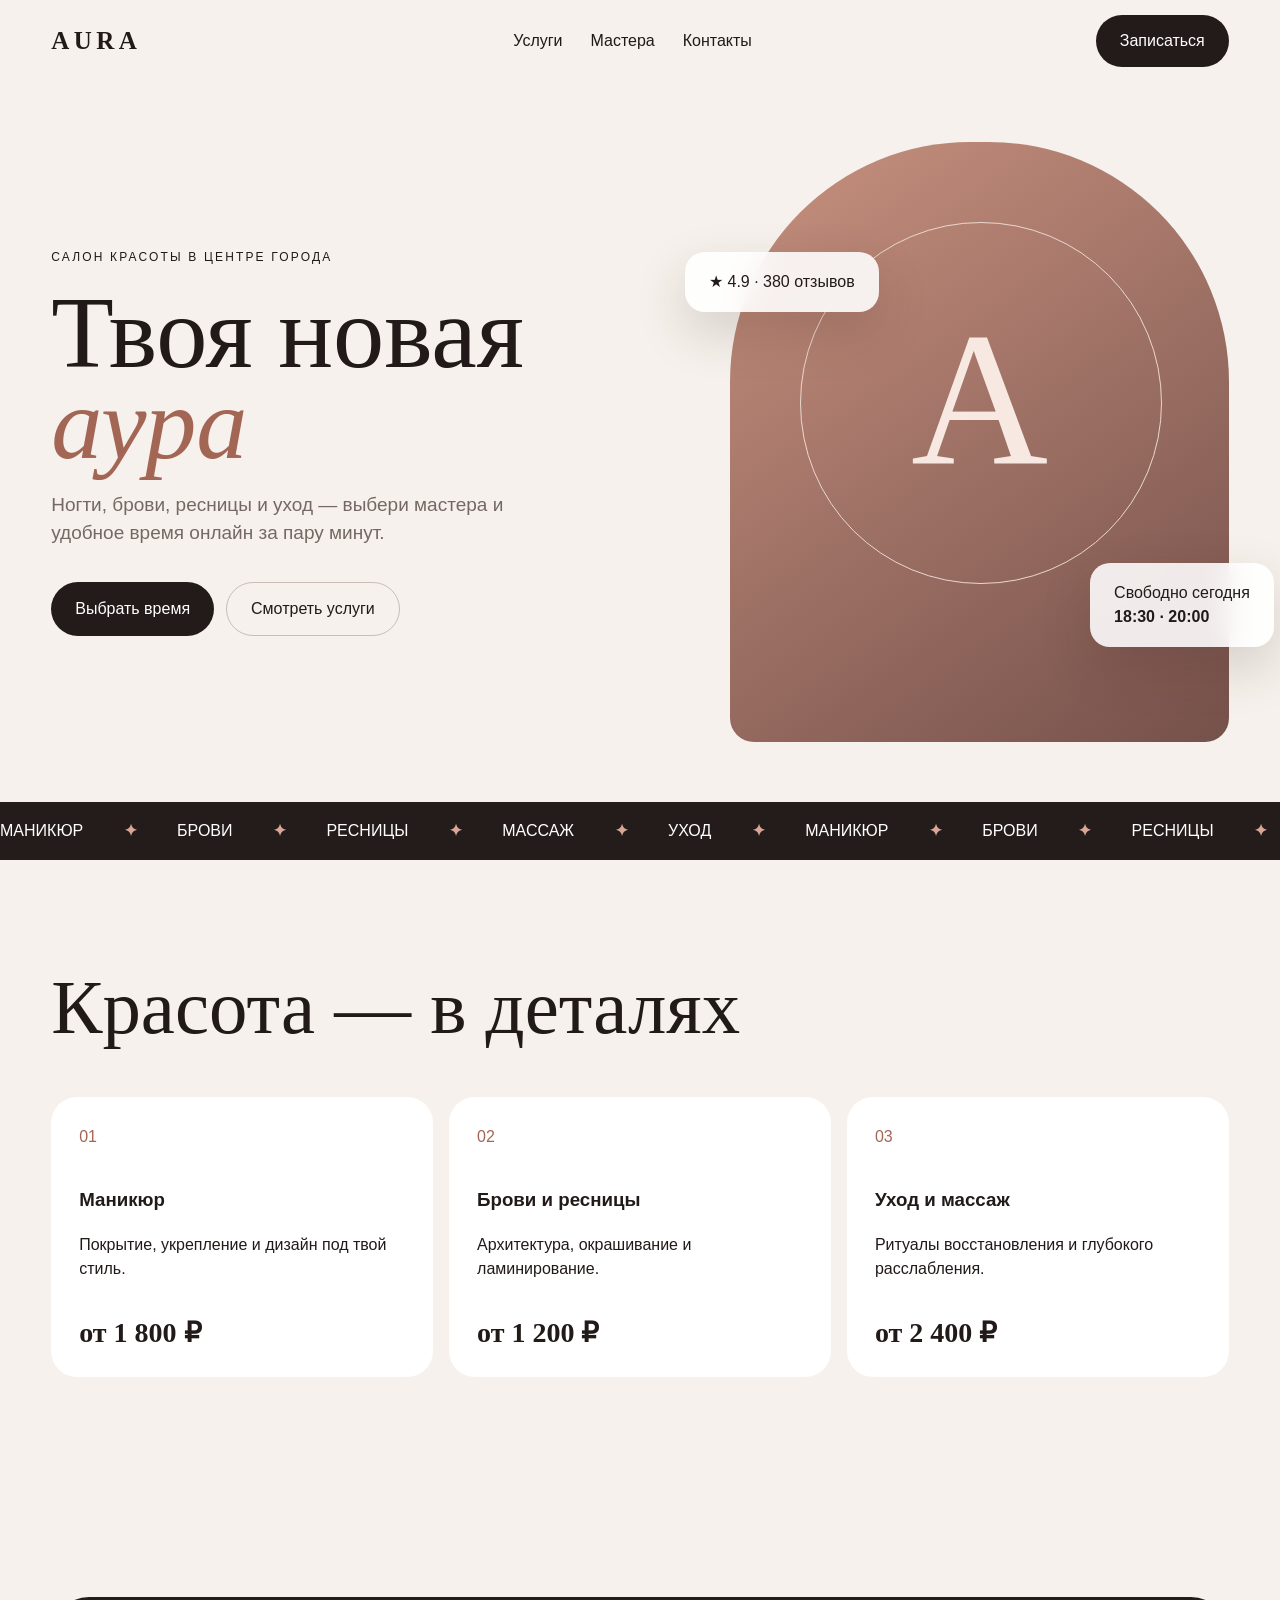
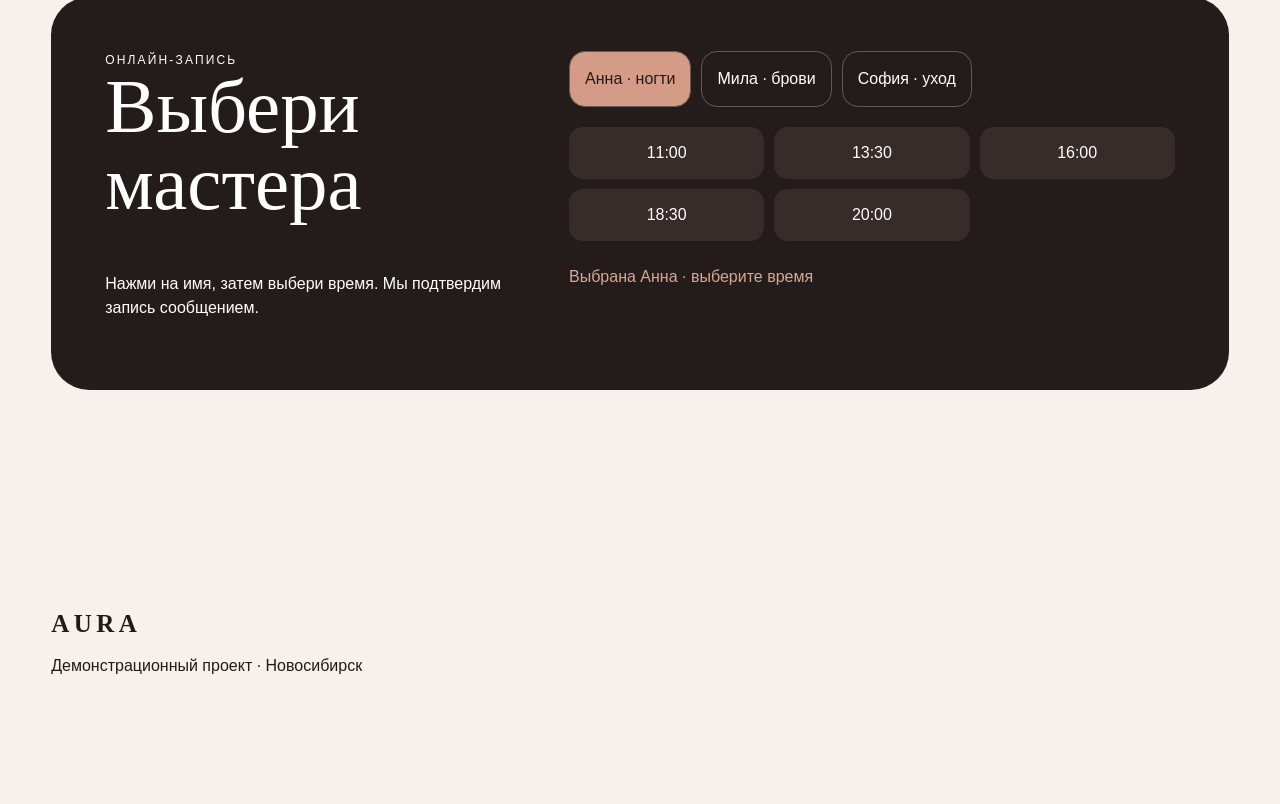
<file: demos/aura-salon/index.html>
<!doctype html><html lang="ru"><head><meta charset="utf-8"><meta name="viewport" content="width=device-width,initial-scale=1"><title>AURA — салон красоты</title><style>
*{box-sizing:border-box}html{scroll-behavior:smooth}body{margin:0;background:#f6f1ec;color:#211a18;font:16px/1.5 Arial,sans-serif;overflow-x:hidden}button,a{font:inherit}.wrap{width:min(1180px,92vw);margin:auto}.nav{height:82px;display:flex;align-items:center;justify-content:space-between}.logo{font:900 25px Georgia;letter-spacing:.18em}.nav a{color:inherit;text-decoration:none;margin-left:28px}.pill{border:0;border-radius:99px;padding:14px 24px;background:#231b19;color:white;cursor:pointer}.hero{min-height:720px;display:grid;grid-template-columns:1.1fr .9fr;align-items:center;gap:70px}.eyebrow{text-transform:uppercase;letter-spacing:.18em;font-size:12px}.hero h1{font:500 clamp(58px,8vw,112px)/.88 Georgia;margin:22px 0}.hero h1 i{color:#a36655}.hero p{max-width:510px;font-size:19px;color:#746864}.actions{display:flex;gap:12px;margin-top:34px}.ghost{border:1px solid #cbbdb5;background:transparent;color:#211a18}.visual{height:600px;position:relative}.arch{position:absolute;inset:0;border-radius:240px 240px 24px 24px;background:linear-gradient(145deg,#c8917f,#75514b);overflow:hidden}.arch:before{content:"";position:absolute;width:360px;height:360px;border:1px solid #ead7ce;border-radius:50%;left:70px;top:80px}.face{position:absolute;font:500 190px/1 Georgia;color:#f7e9e1;left:50%;top:43%;transform:translate(-50%,-50%)}.float{position:absolute;background:rgba(255,255,255,.88);backdrop-filter:blur(12px);padding:18px 24px;border-radius:20px;box-shadow:0 20px 50px #3c211b2b;animation:bob 4s ease-in-out infinite}.f1{left:-45px;top:110px}.f2{right:-45px;bottom:95px;animation-delay:-2s}.ticker{background:#241c1a;color:#fff;padding:17px 0;white-space:nowrap;overflow:hidden}.ticker span{display:inline-block;animation:marquee 18s linear infinite}.ticker b{margin:0 36px;color:#d9a795}.section{padding:110px 0}.section h2{font:500 clamp(42px,6vw,78px)/1 Georgia;margin:0 0 50px}.services{display:grid;grid-template-columns:repeat(3,1fr);gap:16px}.card{background:white;border-radius:26px;padding:28px;min-height:280px;display:flex;flex-direction:column;justify-content:space-between;transition:.35s}.card:hover{transform:translateY(-10px);box-shadow:0 30px 60px #60413717}.num{color:#a36655}.price{font:600 28px Georgia}.booking{background:#241c1a;color:white;border-radius:38px;padding:54px;display:grid;grid-template-columns:.8fr 1.2fr;gap:60px}.masters{display:flex;gap:10px;flex-wrap:wrap}.master{border:1px solid #665854;background:transparent;color:#fff;border-radius:16px;padding:15px;cursor:pointer}.master.active{background:#d49b87;color:#231b19}.slots{display:grid;grid-template-columns:repeat(3,1fr);gap:10px;margin-top:20px}.slot{border:0;border-radius:14px;padding:14px;background:#372c29;color:#fff;cursor:pointer}.slot.active{background:#f2d3c7;color:#231b19}.result{margin-top:24px;color:#d9a795;min-height:24px}.reveal{opacity:0;transform:translateY(30px);transition:.7s}.reveal.on{opacity:1;transform:none}@keyframes bob{50%{transform:translateY(-14px)}}@keyframes marquee{to{transform:translateX(-50%)}}@media(max-width:780px){.nav nav{display:none}.hero{grid-template-columns:1fr;padding:50px 0}.visual{height:470px}.f1{left:8px}.f2{right:8px}.services{grid-template-columns:1fr}.booking{grid-template-columns:1fr;padding:28px}.slots{grid-template-columns:repeat(2,1fr)}}
</style></head><body><header class="wrap nav"><div class="logo">AURA</div><nav><a href="#services">Услуги</a><a href="#booking">Мастера</a><a href="#contacts">Контакты</a></nav><button class="pill" onclick="document.querySelector('#booking').scrollIntoView()">Записаться</button></header>
<main><section class="wrap hero"><div class="reveal"><div class="eyebrow">Салон красоты в центре города</div><h1>Твоя новая <i>аура</i></h1><p>Ногти, брови, ресницы и уход — выбери мастера и удобное время онлайн за пару минут.</p><div class="actions"><button class="pill" onclick="document.querySelector('#booking').scrollIntoView()">Выбрать время</button><button class="pill ghost" onclick="document.querySelector('#services').scrollIntoView()">Смотреть услуги</button></div></div><div class="visual reveal"><div class="arch"><div class="face">A</div></div><div class="float f1">★ 4.9 · 380 отзывов</div><div class="float f2">Свободно сегодня<br><b>18:30 · 20:00</b></div></div></section>
<div class="ticker"><span>МАНИКЮР <b>✦</b> БРОВИ <b>✦</b> РЕСНИЦЫ <b>✦</b> МАССАЖ <b>✦</b> УХОД <b>✦</b> МАНИКЮР <b>✦</b> БРОВИ <b>✦</b> РЕСНИЦЫ <b>✦</b></span></div>
<section id="services" class="wrap section"><h2 class="reveal">Красота — в деталях</h2><div class="services"><article class="card reveal"><span class="num">01</span><div><h3>Маникюр</h3><p>Покрытие, укрепление и дизайн под твой стиль.</p></div><span class="price">от 1 800 ₽</span></article><article class="card reveal"><span class="num">02</span><div><h3>Брови и ресницы</h3><p>Архитектура, окрашивание и ламинирование.</p></div><span class="price">от 1 200 ₽</span></article><article class="card reveal"><span class="num">03</span><div><h3>Уход и массаж</h3><p>Ритуалы восстановления и глубокого расслабления.</p></div><span class="price">от 2 400 ₽</span></article></div></section>
<section id="booking" class="wrap section"><div class="booking reveal"><div><div class="eyebrow">Онлайн-запись</div><h2>Выбери мастера</h2><p>Нажми на имя, затем выбери время. Мы подтвердим запись сообщением.</p></div><div><div class="masters"><button class="master active">Анна · ногти</button><button class="master">Мила · брови</button><button class="master">София · уход</button></div><div class="slots"><button class="slot">11:00</button><button class="slot">13:30</button><button class="slot">16:00</button><button class="slot">18:30</button><button class="slot">20:00</button></div><div class="result">Выбрана Анна · выберите время</div></div></div></section></main>
<footer id="contacts" class="wrap section"><div class="logo">AURA</div><p>Демонстрационный проект · Новосибирск</p></footer><script>
const obs=new IntersectionObserver(es=>es.forEach(e=>e.isIntersecting&&e.target.classList.add('on')),{threshold:.12});document.querySelectorAll('.reveal').forEach(x=>obs.observe(x));let chosen='Анна · ногти';document.querySelectorAll('.master').forEach(b=>b.onclick=()=>{document.querySelectorAll('.master').forEach(x=>x.classList.remove('active'));b.classList.add('active');chosen=b.textContent;document.querySelector('.result').textContent='Выбран мастер: '+chosen});document.querySelectorAll('.slot').forEach(b=>b.onclick=()=>{document.querySelectorAll('.slot').forEach(x=>x.classList.remove('active'));b.classList.add('active');document.querySelector('.result').textContent=`Готово: ${chosen}, сегодня в ${b.textContent}`});
</script></body></html>
</file>
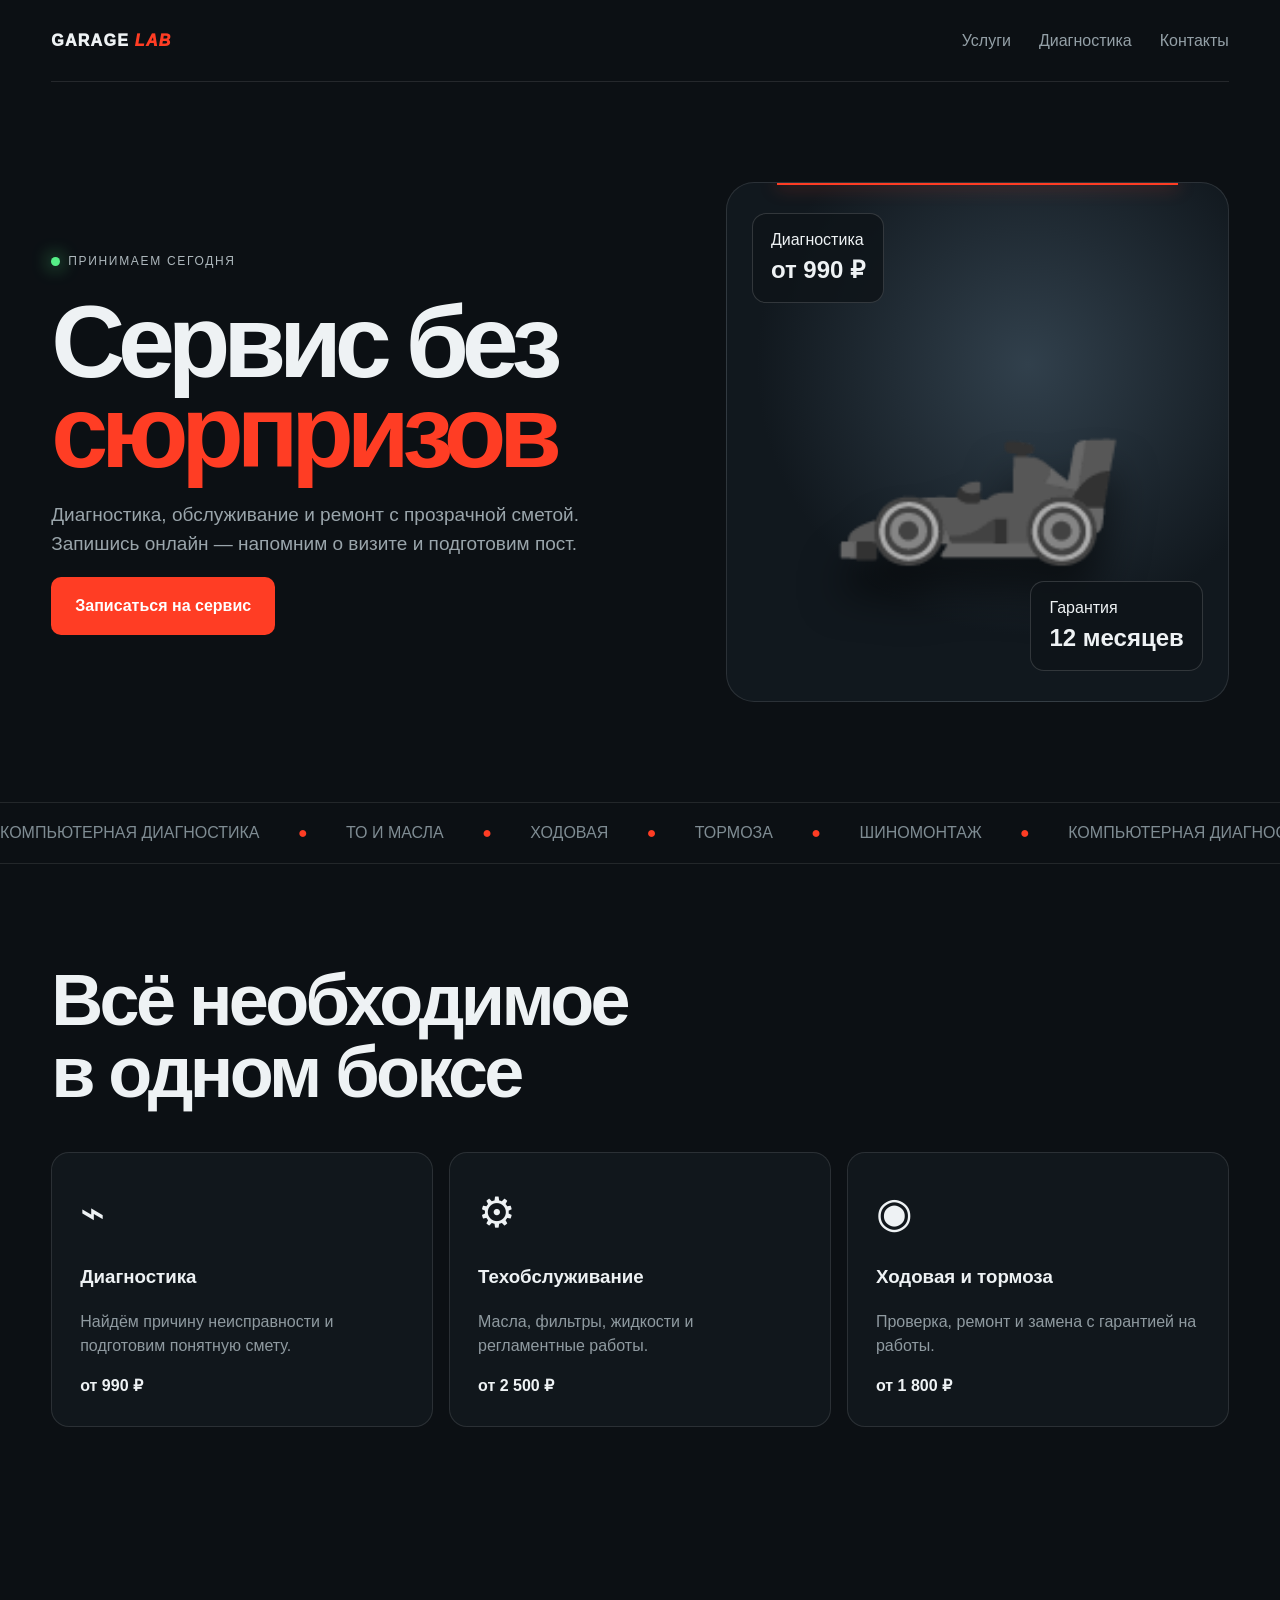
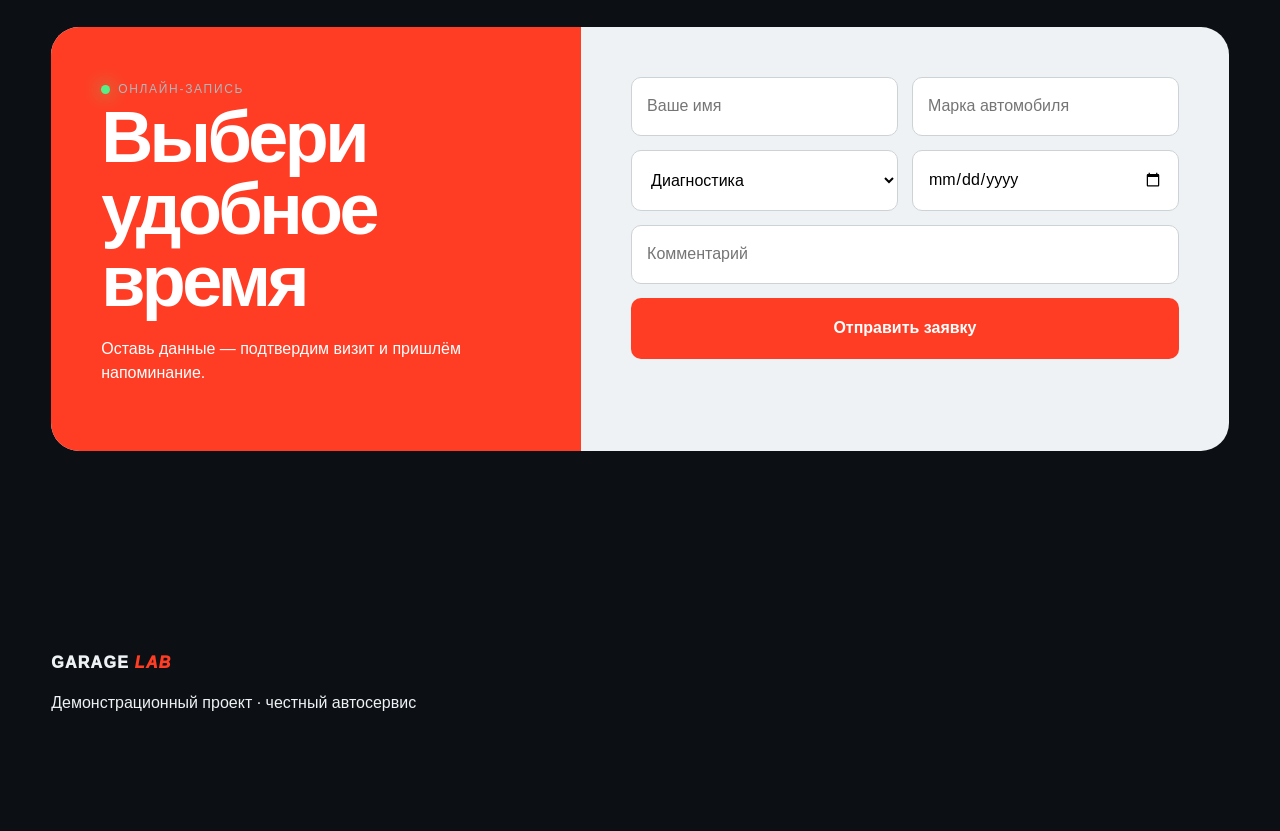
<file: demos/garage-lab/index.html>
<!doctype html><html lang="ru"><head><meta charset="utf-8"><meta name="viewport" content="width=device-width,initial-scale=1"><title>GARAGE LAB — автосервис</title><style>
*{box-sizing:border-box}body{margin:0;background:#0c1014;color:#eef2f4;font:16px/1.5 Arial,sans-serif;overflow-x:hidden}button,input,select{font:inherit}.wrap{width:min(1180px,92vw);margin:auto}.nav{height:82px;display:flex;justify-content:space-between;align-items:center;border-bottom:1px solid #ffffff1a}.logo{font-weight:1000;letter-spacing:.08em}.logo i{color:#ff3d24}.nav span{color:#94a0a7;margin-left:28px}.hero{min-height:720px;display:grid;grid-template-columns:1.1fr .9fr;align-items:center;gap:60px}.badge{display:inline-flex;gap:8px;align-items:center;color:#aeb8bd;text-transform:uppercase;letter-spacing:.14em;font-size:12px}.badge:before{content:"";width:9px;height:9px;border-radius:50%;background:#55ef87;box-shadow:0 0 18px #55ef87}.hero h1{font:900 clamp(60px,8vw,112px)/.88 Arial;margin:24px 0;letter-spacing:-.07em}.hero h1 em{font-style:normal;color:#ff3d24}.hero p{font-size:19px;color:#9aa5ab;max-width:600px}.btn{border:0;border-radius:10px;background:#ff3d24;color:#fff;padding:17px 24px;font-weight:800;cursor:pointer}.carcard{height:520px;border:1px solid #ffffff1c;border-radius:28px;background:radial-gradient(circle at 60% 35%,#31404c,#11181e 60%);position:relative;overflow:hidden}.car{position:absolute;font-size:240px;left:50%;top:48%;transform:translate(-50%,-50%);filter:grayscale(1) drop-shadow(0 35px 20px #0008);animation:car 5s ease-in-out infinite}.scan{position:absolute;left:10%;right:10%;height:2px;background:#ff3d24;box-shadow:0 0 18px #ff3d24;animation:scan 3s linear infinite}.metric{position:absolute;background:#0e1419db;border:1px solid #ffffff26;border-radius:14px;padding:14px 18px}.m1{left:25px;top:30px}.m2{right:25px;bottom:30px}.metric b{display:block;font-size:24px}.ticker{border-block:1px solid #ffffff18;padding:18px 0;overflow:hidden;white-space:nowrap;color:#7f8c93}.ticker span{display:inline-block;animation:marquee 20s linear infinite}.ticker b{color:#ff3d24;margin:0 34px}.section{padding:100px 0}.section h2{font:900 clamp(42px,6vw,72px)/1 Arial;letter-spacing:-.05em;margin:0 0 44px}.grid{display:grid;grid-template-columns:repeat(3,1fr);gap:16px}.service{border:1px solid #ffffff1c;background:#11171c;border-radius:18px;padding:28px;transition:.3s}.service:hover{border-color:#ff3d24;transform:translateY(-7px)}.service .icon{font-size:42px}.service p{color:#8f9aa0}.booking{display:grid;grid-template-columns:.9fr 1.1fr;background:#eef2f4;color:#111;border-radius:28px;overflow:hidden}.bookcopy{padding:50px;background:#ff3d24;color:#fff}.bookcopy h2{margin-bottom:20px}.form{padding:50px;display:grid;grid-template-columns:1fr 1fr;gap:14px}.field{width:100%;padding:15px;border:1px solid #ccd2d5;border-radius:10px;background:white}.full{grid-column:1/-1}.result{grid-column:1/-1;min-height:25px;color:#1a6837;font-weight:700}.reveal{opacity:0;transform:translateY(28px);transition:.7s}.reveal.on{opacity:1;transform:none}@keyframes scan{0%{top:12%}100%{top:88%}}@keyframes car{50%{transform:translate(-50%,-53%) scale(1.03)}}@keyframes marquee{to{transform:translateX(-50%)}}@media(max-width:780px){.nav div:last-child{display:none}.hero{grid-template-columns:1fr;padding:60px 0}.carcard{height:420px}.car{font-size:170px}.grid{grid-template-columns:1fr}.booking{grid-template-columns:1fr}.form{grid-template-columns:1fr;padding:28px}.full{grid-column:auto}.bookcopy{padding:28px}}
</style></head><body><header class="wrap nav"><div class="logo">GARAGE <i>LAB</i></div><div><span>Услуги</span><span>Диагностика</span><span>Контакты</span></div></header><main><section class="wrap hero"><div class="reveal"><div class="badge">Принимаем сегодня</div><h1>Сервис без <em>сюрпризов</em></h1><p>Диагностика, обслуживание и ремонт с прозрачной сметой. Запишись онлайн — напомним о визите и подготовим пост.</p><button class="btn" onclick="document.querySelector('#booking').scrollIntoView()">Записаться на сервис</button></div><div class="carcard reveal"><div class="scan"></div><div class="car">🏎️</div><div class="metric m1">Диагностика<b>от 990 ₽</b></div><div class="metric m2">Гарантия<b>12 месяцев</b></div></div></section><div class="ticker"><span>КОМПЬЮТЕРНАЯ ДИАГНОСТИКА <b>●</b> ТО И МАСЛА <b>●</b> ХОДОВАЯ <b>●</b> ТОРМОЗА <b>●</b> ШИНОМОНТАЖ <b>●</b> КОМПЬЮТЕРНАЯ ДИАГНОСТИКА <b>●</b></span></div><section class="wrap section"><h2 class="reveal">Всё необходимое<br>в одном боксе</h2><div class="grid"><article class="service reveal"><div class="icon">⌁</div><h3>Диагностика</h3><p>Найдём причину неисправности и подготовим понятную смету.</p><b>от 990 ₽</b></article><article class="service reveal"><div class="icon">⚙</div><h3>Техобслуживание</h3><p>Масла, фильтры, жидкости и регламентные работы.</p><b>от 2 500 ₽</b></article><article class="service reveal"><div class="icon">◉</div><h3>Ходовая и тормоза</h3><p>Проверка, ремонт и замена с гарантией на работы.</p><b>от 1 800 ₽</b></article></div></section><section id="booking" class="wrap section"><div class="booking reveal"><div class="bookcopy"><div class="badge">Онлайн-запись</div><h2>Выбери удобное время</h2><p>Оставь данные — подтвердим визит и пришлём напоминание.</p></div><form class="form"><input class="field" required placeholder="Ваше имя"><input class="field" required placeholder="Марка автомобиля"><select class="field"><option>Диагностика</option><option>Техническое обслуживание</option><option>Ремонт ходовой</option></select><input class="field" type="date" required><input class="field full" placeholder="Комментарий"><button class="btn full">Отправить заявку</button><div class="result"></div></form></div></section></main><footer class="wrap section"><div class="logo">GARAGE <i>LAB</i></div><p>Демонстрационный проект · честный автосервис</p></footer><script>
const io=new IntersectionObserver(es=>es.forEach(e=>e.isIntersecting&&e.target.classList.add('on')),{threshold:.12});document.querySelectorAll('.reveal').forEach(x=>io.observe(x));document.querySelector('form').onsubmit=e=>{e.preventDefault();e.target.querySelector('.result').textContent='Заявка принята — демо-уведомление отправлено';e.target.querySelector('button').textContent='Готово ✓'};
</script></body></html>
</file>
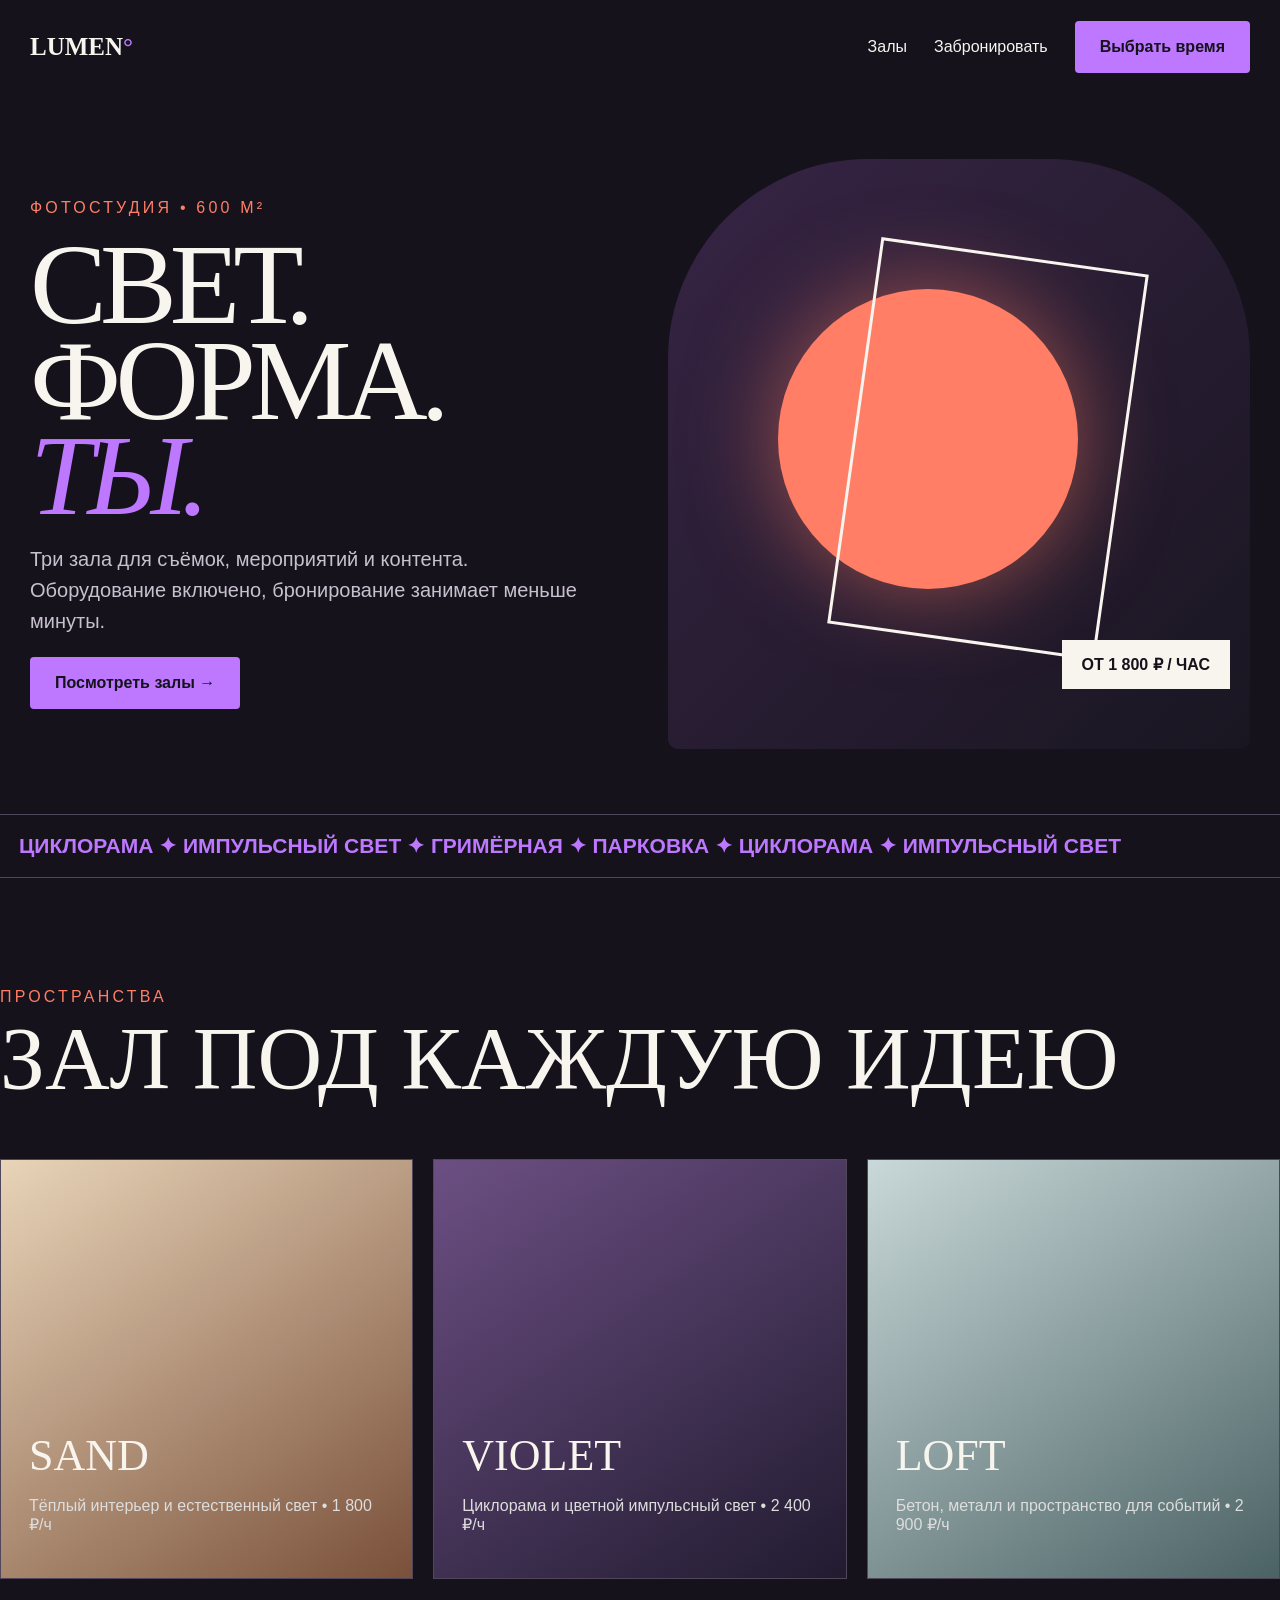
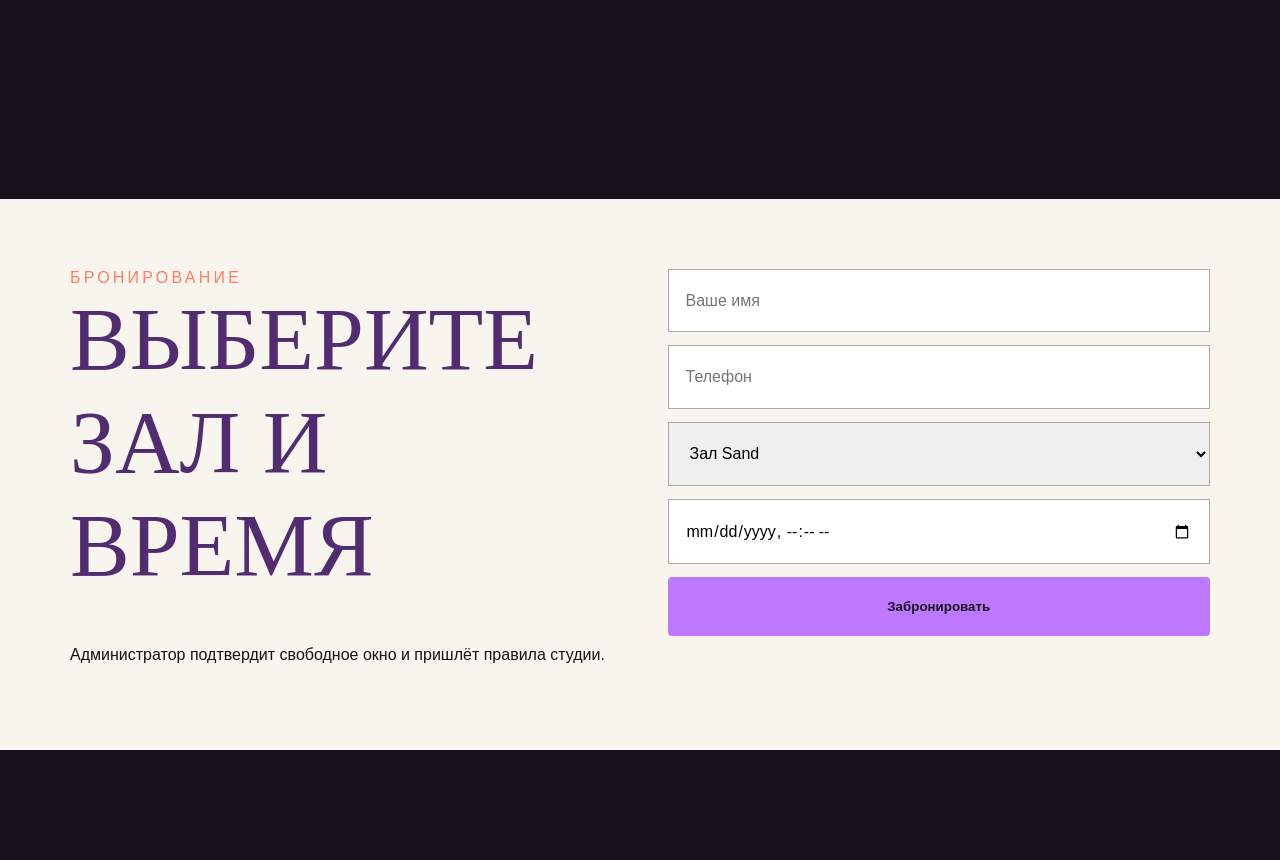
<file: demos/lumen-studio/index.html>
<!doctype html><html lang="ru"><head><meta charset="utf-8"><meta name="viewport" content="width=device-width,initial-scale=1"><title>Lumen — аренда фотостудии</title><style>
*{box-sizing:border-box}html{scroll-behavior:smooth}body{margin:0;background:#15121c;color:#f8f4ee;font:16px Arial,sans-serif;overflow-x:hidden}.wrap{max-width:1360px;margin:auto;padding:0 30px}nav{height:94px;display:flex;align-items:center;justify-content:space-between}.logo{font:900 25px Georgia}.logo span{color:#bd78ff}nav a{color:inherit;text-decoration:none;margin-left:27px}.btn{display:inline-block;background:#bd78ff;color:#15121c;padding:17px 25px;border:0;border-radius:4px;font-weight:900;text-decoration:none;cursor:pointer;transition:.25s}.btn:hover{background:#ff7e65;transform:translateY(-4px)}.hero{min-height:720px;display:grid;grid-template-columns:1fr 1fr;align-items:center;gap:55px}.hero h1{font:500 clamp(66px,9vw,134px)/.83 Georgia;margin:20px 0;letter-spacing:-.06em}.hero h1 em{color:#bd78ff}.hero p{max-width:570px;font-size:20px;line-height:1.55;color:#c8c0ce}.eyebrow{letter-spacing:.2em;text-transform:uppercase;color:#ff7e65}.scene{height:590px;position:relative;background:linear-gradient(135deg,#372445,#191621);overflow:hidden;border-radius:200px 200px 10px 10px}.sun{width:300px;height:300px;border-radius:50%;background:#ff7e65;position:absolute;left:110px;top:130px;box-shadow:0 0 90px #ff7e6588;animation:pulse 4s ease-in-out infinite}.frame{position:absolute;width:270px;height:390px;border:3px solid #f8f4ee;left:185px;top:95px;transform:rotate(8deg)}.tag{position:absolute;background:#f8f4ee;color:#15121c;padding:15px 20px;right:20px;bottom:60px;font-weight:bold}.ticker{border-block:1px solid #51475b;padding:19px;white-space:nowrap;color:#bd78ff;font-weight:800;font-size:21px}.section{padding:110px 0}.section h2{font:500 clamp(48px,7vw,92px) Georgia;margin:0 0 50px}.halls{display:grid;grid-template-columns:repeat(3,1fr);gap:20px}.hall{min-height:420px;padding:28px;display:flex;flex-direction:column;justify-content:flex-end;position:relative;overflow:hidden;border:1px solid #51475b}.hall:before{content:'';position:absolute;inset:0;background:var(--bg);transition:.5s}.hall:hover:before{transform:scale(1.08) rotate(2deg)}.hall>*{position:relative}.hall h3{font:44px Georgia;margin:0}.hall p{color:#ddd}.h1{--bg:linear-gradient(145deg,#e8d4b8,#7a503a)}.h2{--bg:linear-gradient(145deg,#6c4f83,#211b30)}.h3{--bg:linear-gradient(145deg,#c9d8d9,#4b6264)}.booking{background:#f8f4ee;color:#15121c;padding:70px;display:grid;grid-template-columns:1fr 1fr;gap:55px}.booking h2{color:#512c70}.form{display:grid;gap:13px}.form input,.form select{padding:17px;border:1px solid #aaa;font:inherit}.result{color:#512c70;font-weight:bold;min-height:22px}.reveal{opacity:0;transform:translateY(40px);transition:.8s}.reveal.on{opacity:1;transform:none}@keyframes pulse{50%{transform:scale(1.08);box-shadow:0 0 130px #ff7e65aa}}@media(max-width:800px){nav .links{display:none}.hero{grid-template-columns:1fr;padding:55px 0}.hero h1{font-size:70px}.scene{height:450px}.sun{left:35px;top:100px}.frame{left:90px;top:70px}.halls,.booking{grid-template-columns:1fr}.booking{padding:35px}.section{padding:75px 0}}
</style></head><body><nav class="wrap"><div class="logo">LUMEN<span>°</span></div><div class="links"><a href="#halls">Залы</a><a href="#book">Забронировать</a><a href="#book" class="btn">Выбрать время</a></div></nav><main><section class="hero wrap"><div><div class="eyebrow">Фотостудия • 600 м²</div><h1>СВЕТ.<br>ФОРМА.<br><em>ТЫ.</em></h1><p>Три зала для съёмок, мероприятий и контента. Оборудование включено, бронирование занимает меньше минуты.</p><a class="btn" href="#halls">Посмотреть залы →</a></div><div class="scene"><div class="sun"></div><div class="frame"></div><div class="tag">ОТ 1 800 ₽ / ЧАС</div></div></section><div class="ticker">ЦИКЛОРАМА ✦ ИМПУЛЬСНЫЙ СВЕТ ✦ ГРИМЁРНАЯ ✦ ПАРКОВКА ✦ ЦИКЛОРАМА ✦ ИМПУЛЬСНЫЙ СВЕТ</div><section id="halls" class="section wrap reveal"><div class="eyebrow">Пространства</div><h2>ЗАЛ ПОД КАЖДУЮ ИДЕЮ</h2><div class="halls"><article class="hall h1"><h3>SAND</h3><p>Тёплый интерьер и естественный свет • 1 800 ₽/ч</p></article><article class="hall h2"><h3>VIOLET</h3><p>Циклорама и цветной импульсный свет • 2 400 ₽/ч</p></article><article class="hall h3"><h3>LOFT</h3><p>Бетон, металл и пространство для событий • 2 900 ₽/ч</p></article></div></section><section id="book" class="section wrap"><div class="booking reveal"><div><div class="eyebrow">Бронирование</div><h2>ВЫБЕРИТЕ ЗАЛ И ВРЕМЯ</h2><p>Администратор подтвердит свободное окно и пришлёт правила студии.</p></div><form class="form" id="form"><input required placeholder="Ваше имя"><input required type="tel" placeholder="Телефон"><select><option>Зал Sand</option><option>Зал Violet</option><option>Зал Loft</option></select><input required type="datetime-local"><button class="btn">Забронировать</button><div id="result" class="result"></div></form></div></section></main><script>const io=new IntersectionObserver(e=>e.forEach(x=>x.isIntersecting&&x.target.classList.add('on')),{threshold:.12});document.querySelectorAll('.reveal').forEach(x=>io.observe(x));form.onsubmit=e=>{e.preventDefault();result.textContent='Заявка принята. Мы подтвердим выбранное время.';form.reset()}</script></body></html>
</file>
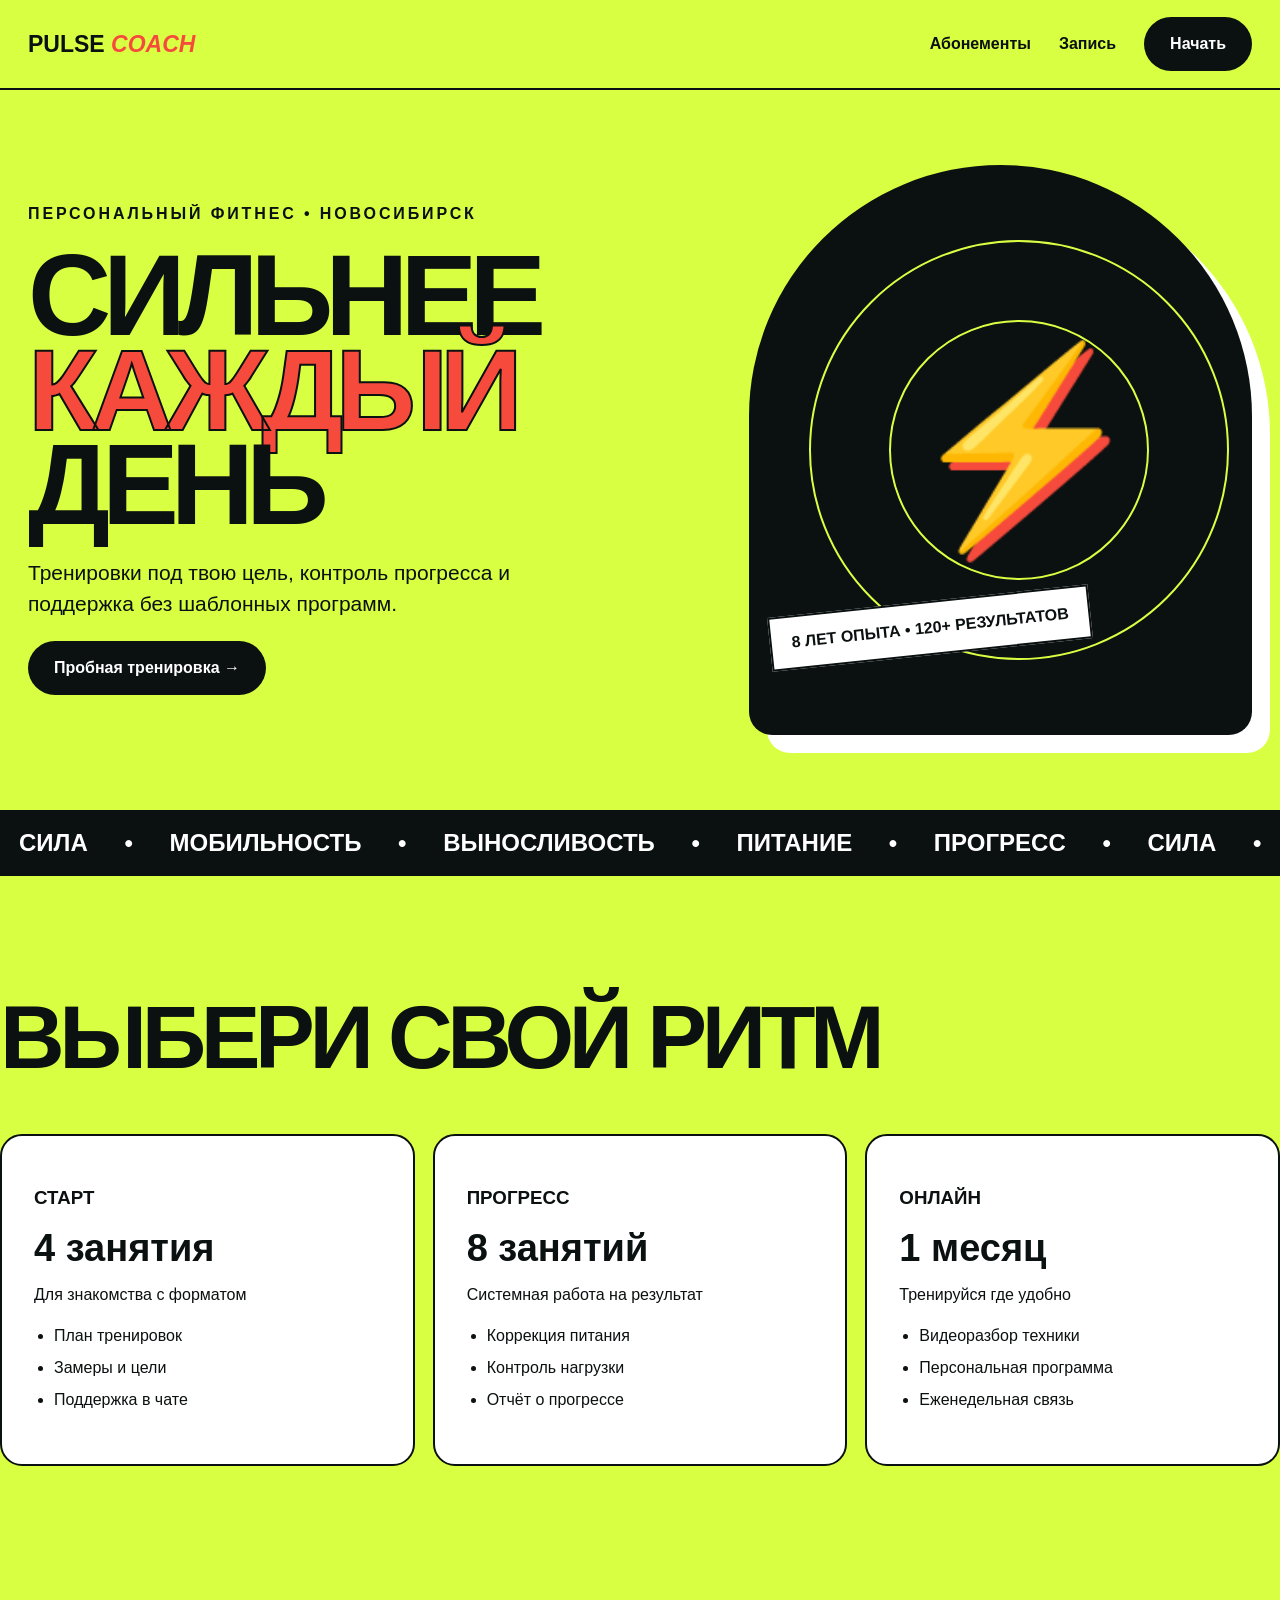
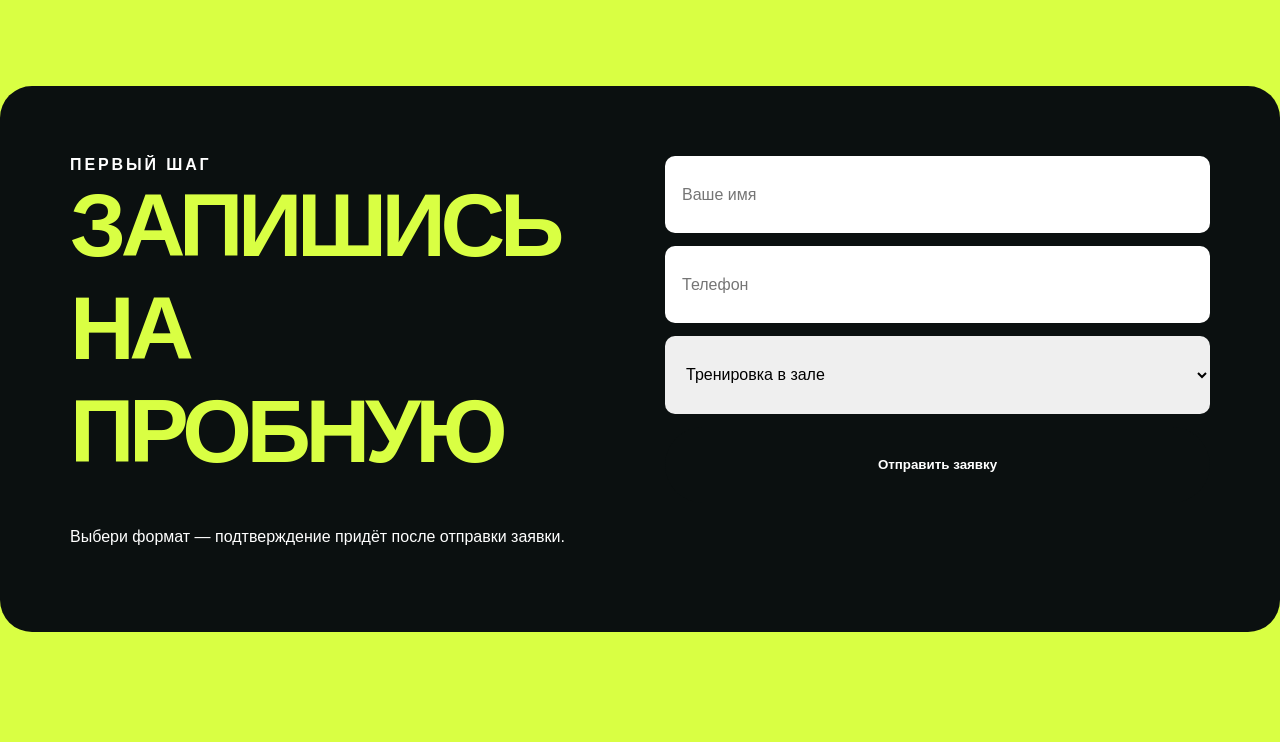
<file: demos/pulse-coach/index.html>
<!doctype html><html lang="ru"><head><meta charset="utf-8"><meta name="viewport" content="width=device-width,initial-scale=1"><title>Pulse Coach — персональные тренировки</title><style>
*{box-sizing:border-box}html{scroll-behavior:smooth}body{margin:0;background:#d9ff43;color:#0b1010;font:16px Arial,sans-serif;overflow-x:hidden}.wrap{max-width:1320px;margin:auto;padding:0 28px}nav{height:90px;display:flex;align-items:center;justify-content:space-between;border-bottom:2px solid #0b1010}.logo{font:900 23px Arial}.logo i{color:#f64b3c}nav a{color:inherit;text-decoration:none;margin-left:28px;font-weight:700}.btn{display:inline-block;background:#0b1010;color:white;border:0;padding:18px 26px;border-radius:99px;font-weight:800;cursor:pointer;text-decoration:none;transition:.25s}.btn:hover{transform:translateY(-4px);box-shadow:7px 7px 0 #f64b3c}.hero{min-height:720px;display:grid;grid-template-columns:1.15fr .85fr;align-items:center;gap:40px}.eyebrow{text-transform:uppercase;letter-spacing:.18em;font-weight:800}.hero h1{font-size:clamp(64px,9vw,132px);line-height:.82;letter-spacing:-.07em;margin:25px 0}.hero h1 span{color:#f64b3c;-webkit-text-stroke:2px #0b1010}.hero p{font-size:21px;line-height:1.5;max-width:580px}.visual{height:570px;background:#0b1010;border-radius:260px 260px 24px 24px;position:relative;overflow:hidden;box-shadow:18px 18px 0 #fff}.orb{position:absolute;border:2px solid #d9ff43;border-radius:50%;animation:spin 9s linear infinite}.o1{width:420px;height:420px;left:60px;top:75px}.o2{width:260px;height:260px;left:140px;top:155px}.bolt{font-size:190px;position:absolute;left:155px;top:170px;filter:drop-shadow(8px 8px 0 #f64b3c)}.badge{position:absolute;background:#fff;padding:16px 20px;border:2px solid #0b1010;font-weight:900;transform:rotate(-6deg);left:20px;bottom:80px}.marquee{background:#0b1010;color:#fff;padding:19px;white-space:nowrap;font-size:24px;font-weight:900;word-spacing:30px}.section{padding:110px 0}.section h2{font-size:clamp(48px,7vw,92px);letter-spacing:-.06em;margin:0 0 45px}.plans{display:grid;grid-template-columns:repeat(3,1fr);gap:18px}.card{background:#fff;border:2px solid #0b1010;padding:32px;border-radius:22px;transition:.25s}.card:hover{transform:translateY(-10px) rotate(-1deg);box-shadow:10px 10px 0 #0b1010}.card strong{font-size:38px}.card ul{padding-left:20px;line-height:2}.booking{background:#0b1010;color:#fff;padding:70px;border-radius:32px;display:grid;grid-template-columns:1fr 1fr;gap:50px}.booking h2{color:#d9ff43}.form{display:grid;gap:13px}.form input,.form select{width:100%;padding:17px;border:0;border-radius:10px;font:inherit}.result{color:#d9ff43;font-weight:800;min-height:22px}@keyframes spin{to{transform:rotate(360deg)}}.reveal{opacity:0;transform:translateY(35px);transition:.7s}.reveal.on{opacity:1;transform:none}@media(max-width:800px){nav .links{display:none}.hero{grid-template-columns:1fr;padding:60px 0}.hero h1{font-size:67px}.visual{height:440px}.o1{width:330px;height:330px;left:20px}.o2{left:75px}.bolt{left:100px;top:130px}.plans,.booking{grid-template-columns:1fr}.booking{padding:34px}.section{padding:75px 0}}
</style></head><body><nav class="wrap"><div class="logo">PULSE <i>COACH</i></div><div class="links"><a href="#plans">Абонементы</a><a href="#book">Запись</a><a href="#book" class="btn">Начать</a></div></nav><main><section class="hero wrap"><div><div class="eyebrow">Персональный фитнес • Новосибирск</div><h1>СИЛЬНЕЕ<br><span>КАЖДЫЙ</span><br>ДЕНЬ</h1><p>Тренировки под твою цель, контроль прогресса и поддержка без шаблонных программ.</p><a class="btn" href="#book">Пробная тренировка →</a></div><div class="visual"><div class="orb o1"></div><div class="orb o2"></div><div class="bolt">⚡</div><div class="badge">8 ЛЕТ ОПЫТА • 120+ РЕЗУЛЬТАТОВ</div></div></section><div class="marquee">СИЛА • МОБИЛЬНОСТЬ • ВЫНОСЛИВОСТЬ • ПИТАНИЕ • ПРОГРЕСС • СИЛА • МОБИЛЬНОСТЬ</div><section id="plans" class="section wrap reveal"><h2>ВЫБЕРИ СВОЙ РИТМ</h2><div class="plans"><article class="card"><h3>СТАРТ</h3><strong>4 занятия</strong><p>Для знакомства с форматом</p><ul><li>План тренировок</li><li>Замеры и цели</li><li>Поддержка в чате</li></ul></article><article class="card"><h3>ПРОГРЕСС</h3><strong>8 занятий</strong><p>Системная работа на результат</p><ul><li>Коррекция питания</li><li>Контроль нагрузки</li><li>Отчёт о прогрессе</li></ul></article><article class="card"><h3>ОНЛАЙН</h3><strong>1 месяц</strong><p>Тренируйся где удобно</p><ul><li>Видеоразбор техники</li><li>Персональная программа</li><li>Еженедельная связь</li></ul></article></div></section><section id="book" class="section wrap"><div class="booking reveal"><div><div class="eyebrow">Первый шаг</div><h2>ЗАПИШИСЬ НА ПРОБНУЮ</h2><p>Выбери формат — подтверждение придёт после отправки заявки.</p></div><form class="form" id="form"><input required placeholder="Ваше имя"><input required type="tel" placeholder="Телефон"><select><option>Тренировка в зале</option><option>Онлайн-консультация</option><option>Составление программы</option></select><button class="btn">Отправить заявку</button><div class="result" id="result"></div></form></div></section></main><script>const io=new IntersectionObserver(e=>e.forEach(x=>x.isIntersecting&&x.target.classList.add('on')),{threshold:.12});document.querySelectorAll('.reveal').forEach(x=>io.observe(x));form.onsubmit=e=>{e.preventDefault();result.textContent='Готово! Тренер свяжется с вами для подтверждения.';form.reset()}</script></body></html>
</file>
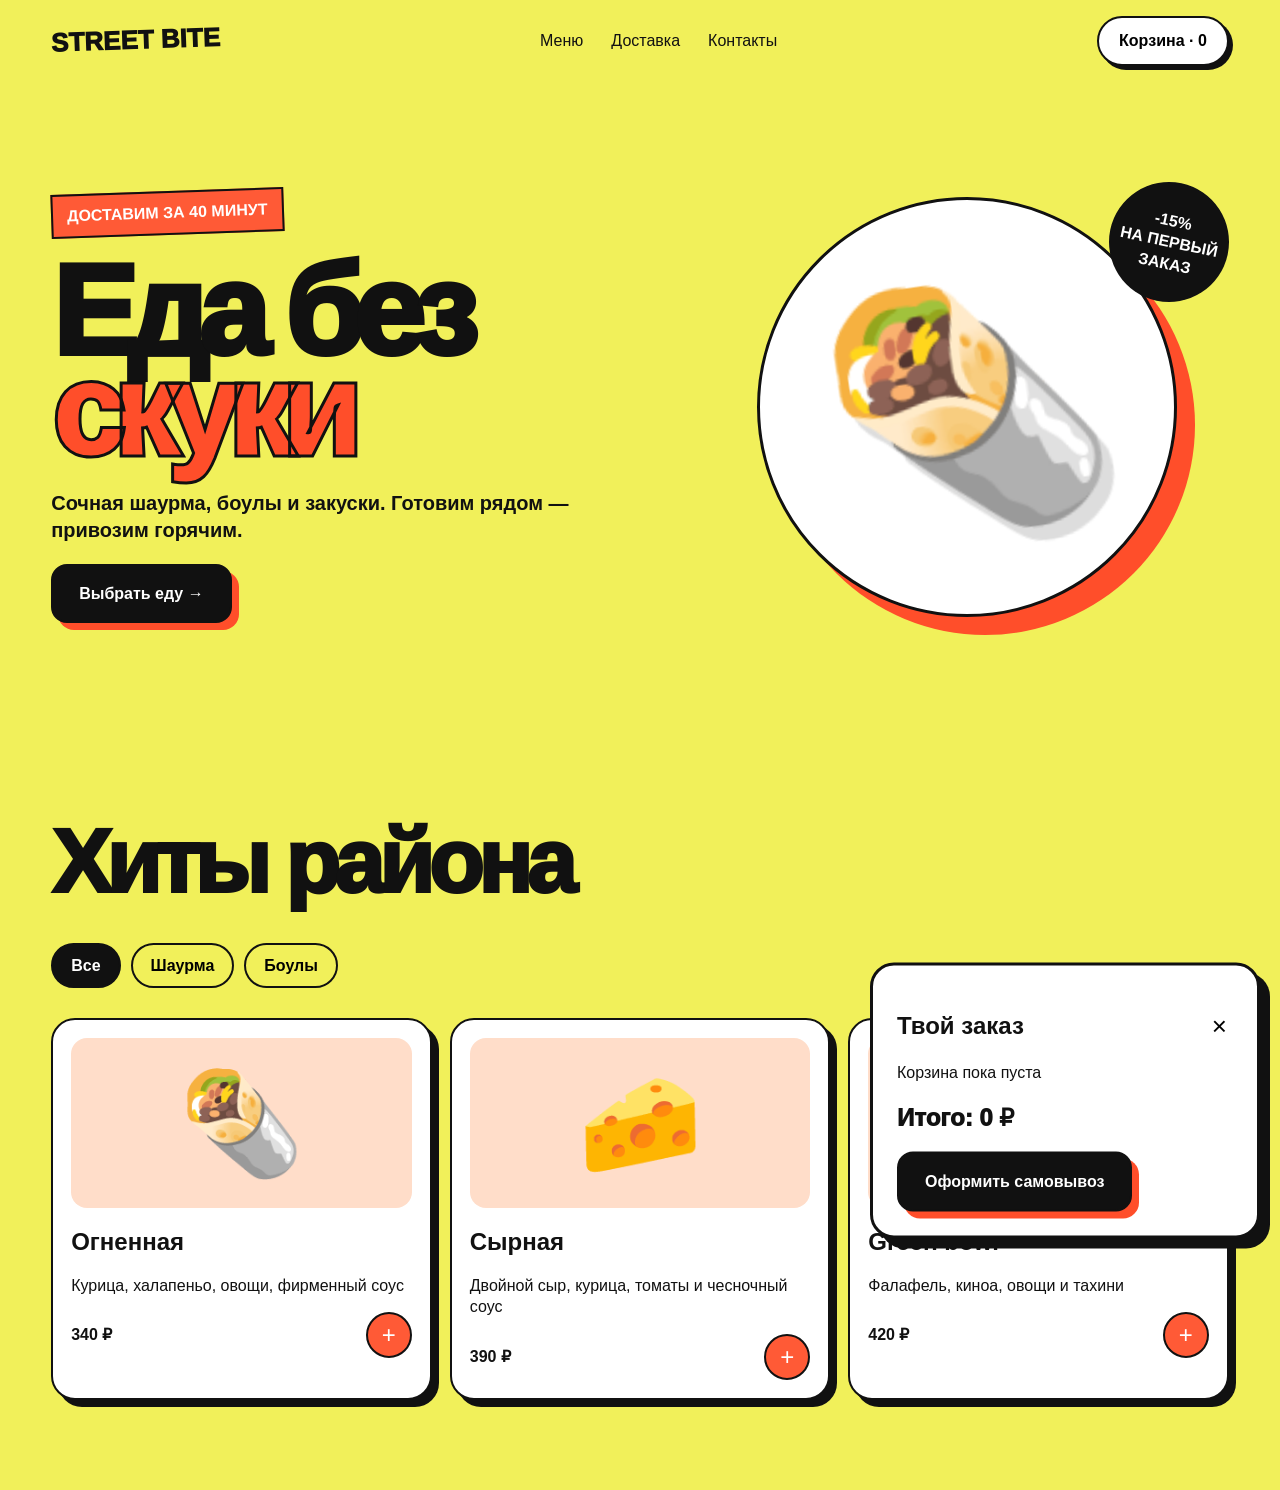
<file: demos/street-bite/index.html>
<!doctype html><html lang="ru"><head><meta charset="utf-8"><meta name="viewport" content="width=device-width,initial-scale=1"><title>STREET BITE — доставка еды</title><style>
*{box-sizing:border-box}body{margin:0;background:#f1f05a;color:#111;font:16px/1.35 Arial,sans-serif;overflow-x:hidden}button{font:inherit}.wrap{width:min(1200px,92vw);margin:auto}.nav{height:82px;display:flex;align-items:center;justify-content:space-between}.logo{font-size:26px;font-weight:1000;transform:rotate(-2deg)}.navlinks{display:flex;gap:28px}.cartbtn{border:2px solid #111;border-radius:99px;background:#fff;padding:12px 20px;font-weight:800;box-shadow:4px 4px #111;cursor:pointer}.hero{min-height:650px;display:grid;grid-template-columns:1fr .85fr;align-items:center;gap:40px}.tag{display:inline-block;background:#ff5a36;color:#fff;border:2px solid #111;padding:9px 14px;transform:rotate(-2deg);font-weight:900}.hero h1{font:1000 clamp(64px,10vw,138px)/.78 Arial;margin:28px 0;letter-spacing:-.08em}.hero h1 span{color:#ff4e2a;-webkit-text-stroke:3px #111}.hero p{font-size:20px;font-weight:700;max-width:540px}.cta{border:2px solid #111;background:#111;color:#fff;border-radius:16px;padding:17px 26px;font-weight:900;cursor:pointer;box-shadow:7px 7px #ff4e2a}.foodstage{height:530px;position:relative}.plate{position:absolute;width:420px;height:420px;background:#fff;border:3px solid #111;border-radius:50%;left:50%;top:50%;transform:translate(-50%,-50%);box-shadow:18px 18px #ff4e2a}.wrapfood{position:absolute;font-size:230px;left:50%;top:50%;transform:translate(-50%,-50%) rotate(-8deg);filter:drop-shadow(10px 15px 0 #0002);animation:float 3s ease-in-out infinite}.stamp{position:absolute;background:#111;color:#fff;border-radius:50%;width:120px;height:120px;display:grid;place-items:center;text-align:center;font-weight:900;right:0;top:40px;transform:rotate(12deg)}.section{padding:90px 0}.section h2{font:1000 clamp(48px,7vw,90px)/.9 Arial;letter-spacing:-.06em;margin:0 0 40px}.tabs{display:flex;gap:10px;margin-bottom:30px;flex-wrap:wrap}.tab{border:2px solid #111;background:transparent;border-radius:99px;padding:10px 18px;font-weight:900;cursor:pointer}.tab.active{background:#111;color:#fff}.menu{display:grid;grid-template-columns:repeat(3,1fr);gap:18px}.item{background:#fff;border:2px solid #111;border-radius:24px;padding:18px;box-shadow:7px 7px #111;transition:.25s}.item:hover{transform:translate(-3px,-3px);box-shadow:11px 11px #111}.emoji{height:170px;border-radius:16px;background:#ffddc9;display:grid;place-items:center;font-size:100px}.item h3{font-size:24px;margin:18px 0 4px}.row{display:flex;align-items:center;justify-content:space-between}.add{width:46px;height:46px;border:2px solid #111;border-radius:50%;background:#ff5a36;color:#fff;font-size:24px;cursor:pointer}.panel{position:fixed;right:20px;bottom:20px;width:min(390px,calc(100vw - 40px));background:#fff;border:3px solid #111;border-radius:24px;padding:24px;box-shadow:10px 10px #111;transform:translateY(130%);transition:.4s;z-index:5}.panel.open{transform:none}.panelhead{display:flex;justify-content:space-between}.close{border:0;background:none;font-size:26px;cursor:pointer}.cartline{display:flex;justify-content:space-between;border-bottom:1px dashed #999;padding:12px 0}.total{font-size:24px;font-weight:1000;margin:18px 0}.notice{position:fixed;top:20px;left:50%;transform:translate(-50%,-100px);background:#111;color:#fff;padding:14px 24px;border-radius:99px;transition:.3s;z-index:6}.notice.show{transform:translate(-50%,0)}.reveal{opacity:0;transform:translateY(25px);transition:.6s}.reveal.on{opacity:1;transform:none}@keyframes float{50%{transform:translate(-50%,-54%) rotate(4deg)}}@media(max-width:780px){.navlinks{display:none}.hero{grid-template-columns:1fr;padding-top:50px}.foodstage{height:410px}.plate{width:320px;height:320px}.wrapfood{font-size:170px}.menu{grid-template-columns:1fr}.hero h1 span{-webkit-text-stroke:2px #111}}
</style></head><body><div class="notice">Добавлено в корзину</div><header class="wrap nav"><div class="logo">STREET BITE</div><div class="navlinks"><span>Меню</span><span>Доставка</span><span>Контакты</span></div><button class="cartbtn">Корзина · <span class="count">0</span></button></header><main><section class="wrap hero"><div class="reveal"><span class="tag">ДОСТАВИМ ЗА 40 МИНУТ</span><h1>Еда без <span>скуки</span></h1><p>Сочная шаурма, боулы и закуски. Готовим рядом — привозим горячим.</p><button class="cta" onclick="document.querySelector('#menu').scrollIntoView()">Выбрать еду →</button></div><div class="foodstage reveal"><div class="plate"></div><div class="wrapfood">🌯</div><div class="stamp">-15%<br>НА ПЕРВЫЙ<br>ЗАКАЗ</div></div></section><section id="menu" class="wrap section"><h2 class="reveal">Хиты района</h2><div class="tabs"><button class="tab active" data-filter="all">Все</button><button class="tab" data-filter="wrap">Шаурма</button><button class="tab" data-filter="bowl">Боулы</button></div><div class="menu"><article class="item reveal" data-kind="wrap" data-name="Огненная" data-price="340"><div class="emoji">🌯</div><h3>Огненная</h3><p>Курица, халапеньо, овощи, фирменный соус</p><div class="row"><b>340 ₽</b><button class="add">+</button></div></article><article class="item reveal" data-kind="wrap" data-name="Сырная" data-price="390"><div class="emoji">🧀</div><h3>Сырная</h3><p>Двойной сыр, курица, томаты и чесночный соус</p><div class="row"><b>390 ₽</b><button class="add">+</button></div></article><article class="item reveal" data-kind="bowl" data-name="Green bowl" data-price="420"><div class="emoji">🥗</div><h3>Green bowl</h3><p>Фалафель, киноа, овощи и тахини</p><div class="row"><b>420 ₽</b><button class="add">+</button></div></article></div></section></main><aside class="panel"><div class="panelhead"><h2>Твой заказ</h2><button class="close">×</button></div><div class="cartlist">Корзина пока пуста</div><div class="total">Итого: <span>0</span> ₽</div><button class="cta checkout">Оформить самовывоз</button></aside><script>
const io=new IntersectionObserver(es=>es.forEach(e=>e.isIntersecting&&e.target.classList.add('on')),{threshold:.1});document.querySelectorAll('.reveal').forEach(x=>io.observe(x));const cart=[],$=s=>document.querySelector(s);function render(){$('.count').textContent=cart.length;$('.cartlist').innerHTML=cart.length?cart.map(x=>`<div class="cartline"><span>${x.name}</span><b>${x.price} ₽</b></div>`).join(''):'Корзина пока пуста';$('.total span').textContent=cart.reduce((s,x)=>s+x.price,0)}document.querySelectorAll('.add').forEach(b=>b.onclick=()=>{const p=b.closest('.item');cart.push({name:p.dataset.name,price:+p.dataset.price});render();$('.notice').classList.add('show');setTimeout(()=>$('.notice').classList.remove('show'),1200)});$('.cartbtn').onclick=()=>$('.panel').classList.add('open');$('.close').onclick=()=>$('.panel').classList.remove('open');$('.checkout').onclick=()=>alert(cart.length?'Демо: заявка на самовывоз сформирована':'Добавьте блюда в корзину');document.querySelectorAll('.tab').forEach(b=>b.onclick=()=>{document.querySelectorAll('.tab').forEach(x=>x.classList.remove('active'));b.classList.add('active');document.querySelectorAll('.item').forEach(x=>x.style.display=b.dataset.filter==='all'||x.dataset.kind===b.dataset.filter?'block':'none')});
</script></body></html>
</file>
